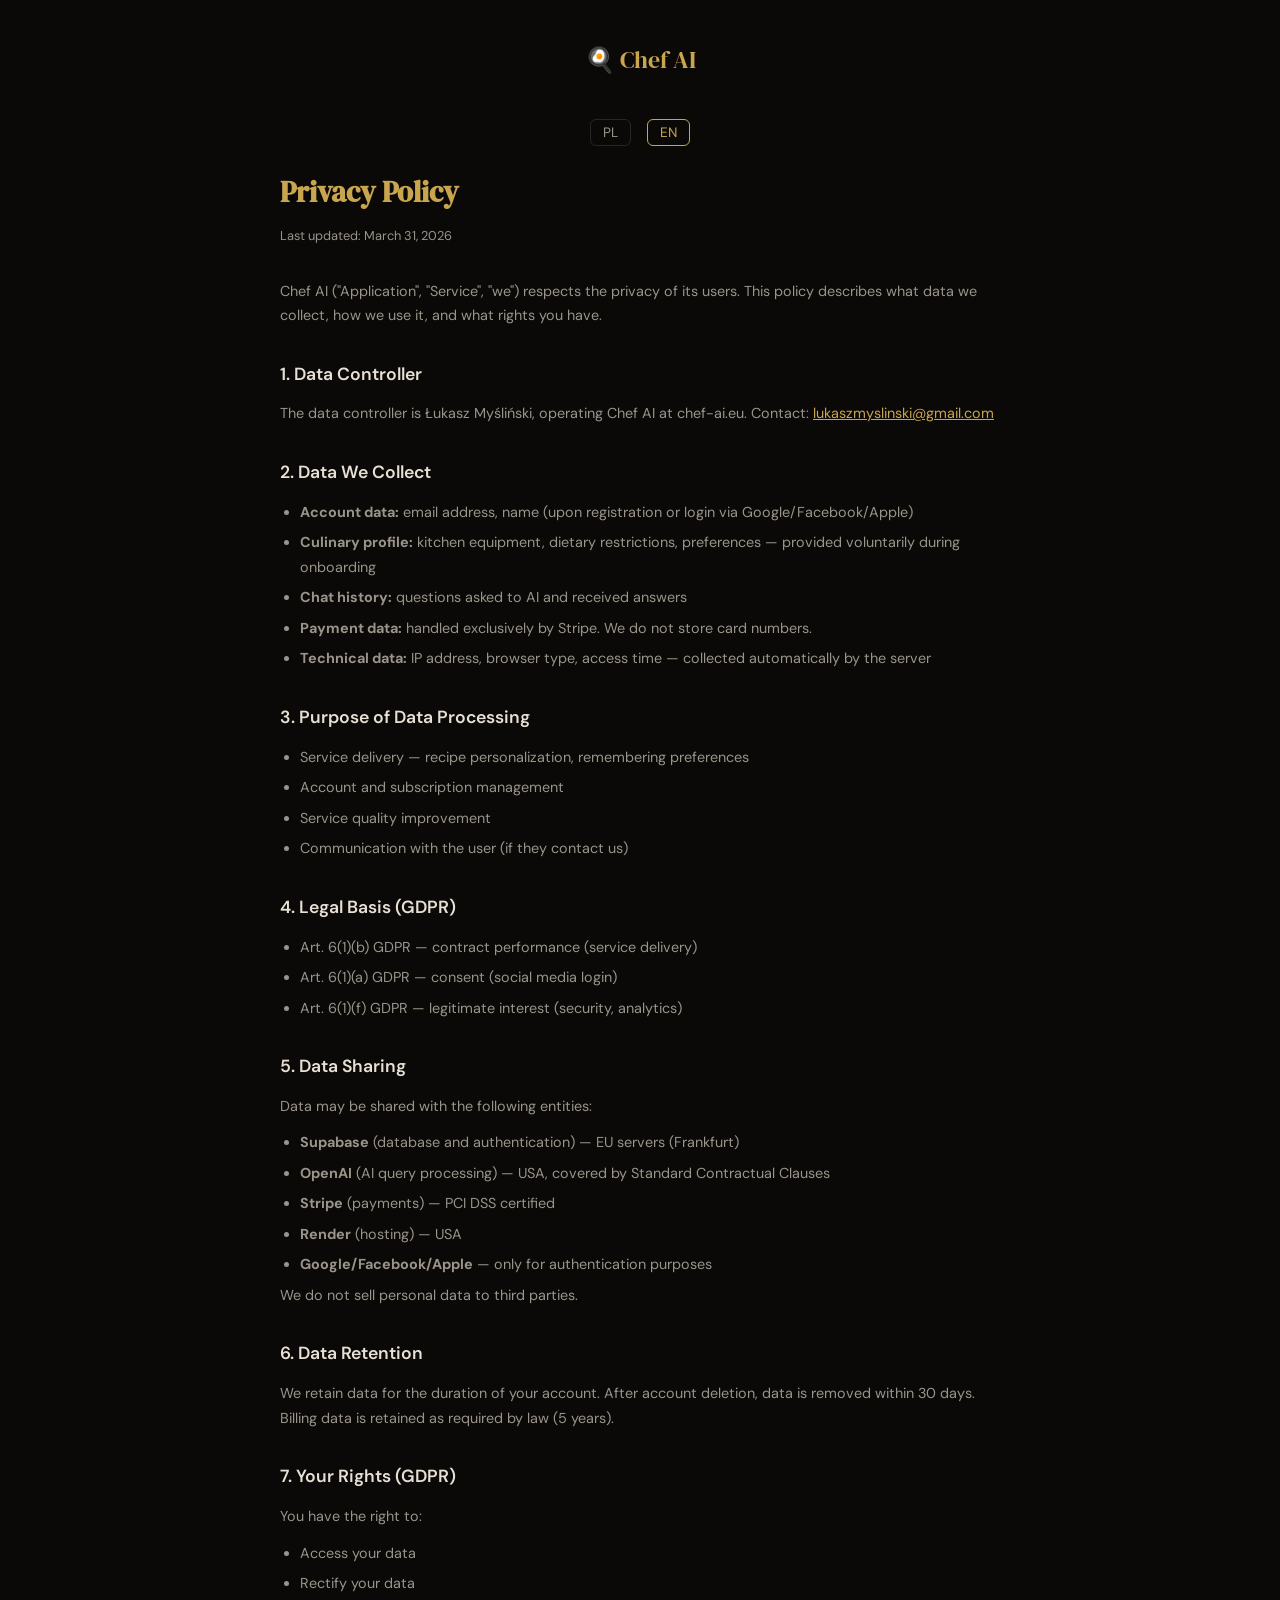
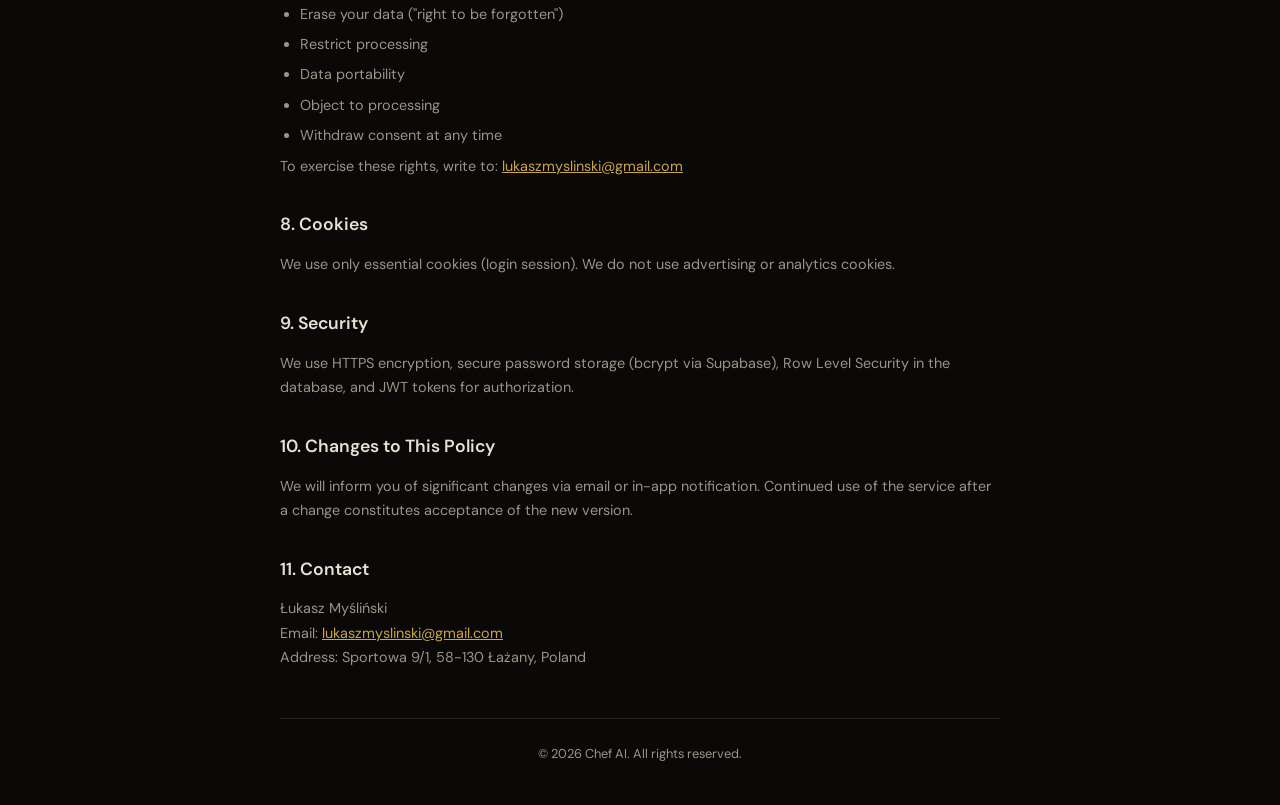
<file: privacy-en.html>
<!DOCTYPE html>
<html lang="en">
<head>
<meta charset="UTF-8">
<meta name="viewport" content="width=device-width,initial-scale=1.0">
<title>Chef AI — Privacy Policy</title>
<meta name="theme-color" content="#0f0a0d">
<link rel="preconnect" href="https://fonts.googleapis.com">
<link href="https://fonts.googleapis.com/css2?family=DM+Sans:wght@400;500;600;700&family=DM+Serif+Display&display=swap" rel="stylesheet">
<style>
:root{--bg:#0a0908;--bg-card:#13100e;--text:#e8e0d4;--text-dim:#9a9489;--gold:#c9a54e;--border:#2a2520;--sans:'DM Sans',sans-serif;--serif:'DM Serif Display',serif}
*{margin:0;padding:0;box-sizing:border-box}
body{background:var(--bg);color:var(--text);font-family:var(--sans);line-height:1.7;padding:40px 20px}
.container{max-width:720px;margin:0 auto}
.logo{text-align:center;margin-bottom:40px}
.logo a{color:var(--gold);text-decoration:none;font-family:var(--serif);font-size:1.5rem}
h1{font-family:var(--serif);font-size:1.8rem;color:var(--gold);margin-bottom:8px}
h2{font-family:var(--sans);font-size:1.1rem;color:var(--text);margin-top:32px;margin-bottom:12px;font-weight:600}
p,li{font-size:0.9rem;color:var(--text-dim);margin-bottom:12px}
ul{padding-left:20px}
li{margin-bottom:6px}
.date{font-size:0.8rem;color:var(--text-dim);margin-bottom:32px}
a{color:var(--gold)}
.lang-switch{text-align:center;margin-bottom:24px;font-size:0.85rem}
.lang-switch a{margin:0 8px;color:var(--text-dim);text-decoration:none;padding:4px 12px;border:1px solid var(--border);border-radius:6px}
.lang-switch a.active{color:var(--gold);border-color:var(--gold)}
.footer{margin-top:48px;padding-top:24px;border-top:1px solid var(--border);text-align:center;font-size:0.8rem;color:var(--text-dim)}
</style>
</head>
<body>
<div class="container">
<div class="logo"><a href="/">🍳 Chef AI</a></div>
<div class="lang-switch"><a href="/privacy">PL</a><a href="/privacy-en" class="active">EN</a></div>

<h1>Privacy Policy</h1>
<p class="date">Last updated: March 31, 2026</p>

<p>Chef AI ("Application", "Service", "we") respects the privacy of its users. This policy describes what data we collect, how we use it, and what rights you have.</p>

<h2>1. Data Controller</h2>
<p>The data controller is Łukasz Myśliński, operating Chef AI at chef-ai.eu. Contact: <a href="mailto:lukaszmyslinski@gmail.com">lukaszmyslinski@gmail.com</a></p>

<h2>2. Data We Collect</h2>
<ul>
<li><strong>Account data:</strong> email address, name (upon registration or login via Google/Facebook/Apple)</li>
<li><strong>Culinary profile:</strong> kitchen equipment, dietary restrictions, preferences — provided voluntarily during onboarding</li>
<li><strong>Chat history:</strong> questions asked to AI and received answers</li>
<li><strong>Payment data:</strong> handled exclusively by Stripe. We do not store card numbers.</li>
<li><strong>Technical data:</strong> IP address, browser type, access time — collected automatically by the server</li>
</ul>

<h2>3. Purpose of Data Processing</h2>
<ul>
<li>Service delivery — recipe personalization, remembering preferences</li>
<li>Account and subscription management</li>
<li>Service quality improvement</li>
<li>Communication with the user (if they contact us)</li>
</ul>

<h2>4. Legal Basis (GDPR)</h2>
<ul>
<li>Art. 6(1)(b) GDPR — contract performance (service delivery)</li>
<li>Art. 6(1)(a) GDPR — consent (social media login)</li>
<li>Art. 6(1)(f) GDPR — legitimate interest (security, analytics)</li>
</ul>

<h2>5. Data Sharing</h2>
<p>Data may be shared with the following entities:</p>
<ul>
<li><strong>Supabase</strong> (database and authentication) — EU servers (Frankfurt)</li>
<li><strong>OpenAI</strong> (AI query processing) — USA, covered by Standard Contractual Clauses</li>
<li><strong>Stripe</strong> (payments) — PCI DSS certified</li>
<li><strong>Render</strong> (hosting) — USA</li>
<li><strong>Google/Facebook/Apple</strong> — only for authentication purposes</li>
</ul>
<p>We do not sell personal data to third parties.</p>

<h2>6. Data Retention</h2>
<p>We retain data for the duration of your account. After account deletion, data is removed within 30 days. Billing data is retained as required by law (5 years).</p>

<h2>7. Your Rights (GDPR)</h2>
<p>You have the right to:</p>
<ul>
<li>Access your data</li>
<li>Rectify your data</li>
<li>Erase your data ("right to be forgotten")</li>
<li>Restrict processing</li>
<li>Data portability</li>
<li>Object to processing</li>
<li>Withdraw consent at any time</li>
</ul>
<p>To exercise these rights, write to: <a href="mailto:lukaszmyslinski@gmail.com">lukaszmyslinski@gmail.com</a></p>

<h2>8. Cookies</h2>
<p>We use only essential cookies (login session). We do not use advertising or analytics cookies.</p>

<h2>9. Security</h2>
<p>We use HTTPS encryption, secure password storage (bcrypt via Supabase), Row Level Security in the database, and JWT tokens for authorization.</p>

<h2>10. Changes to This Policy</h2>
<p>We will inform you of significant changes via email or in-app notification. Continued use of the service after a change constitutes acceptance of the new version.</p>

<h2>11. Contact</h2>
<p>Łukasz Myśliński<br>Email: <a href="mailto:lukaszmyslinski@gmail.com">lukaszmyslinski@gmail.com</a><br>Address: Sportowa 9/1, 58-130 Łażany, Poland</p>

<div class="footer">© 2026 Chef AI. All rights reserved.</div>
</div>
</body>
</html>
</file>
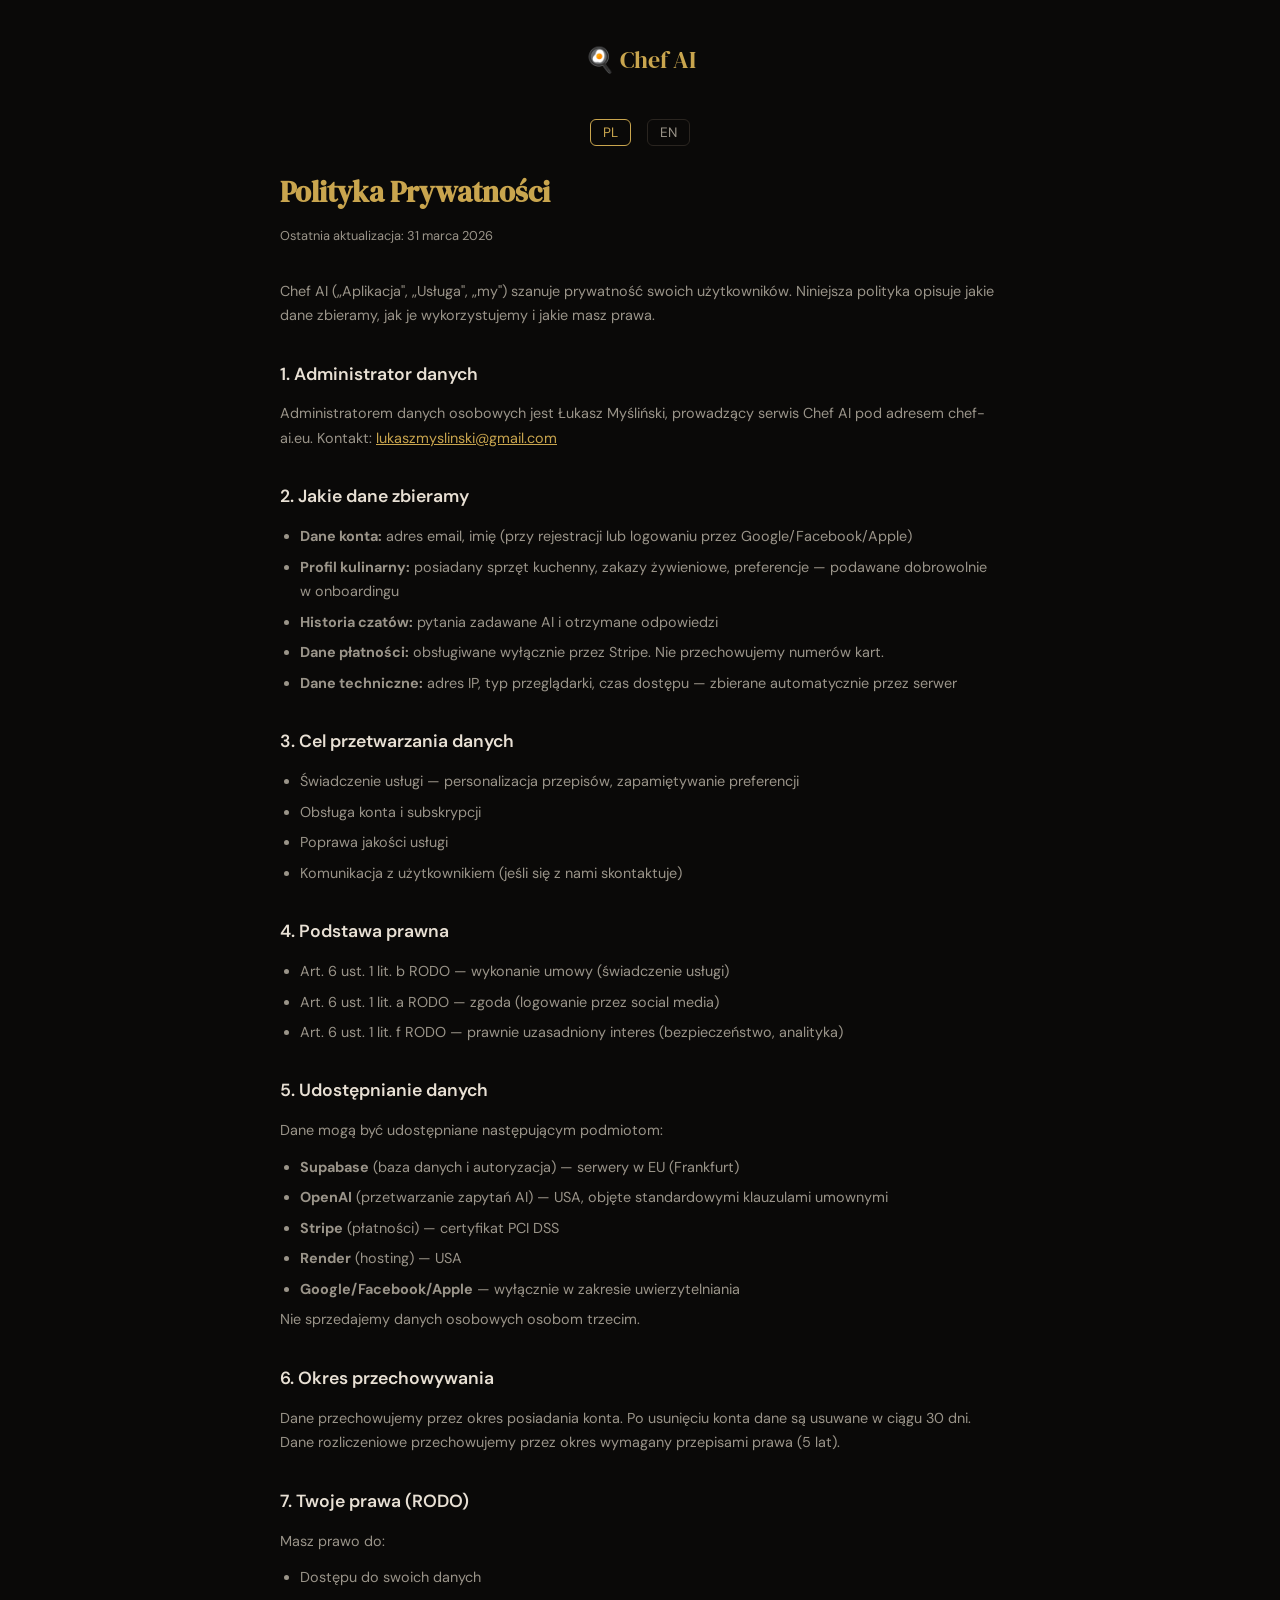
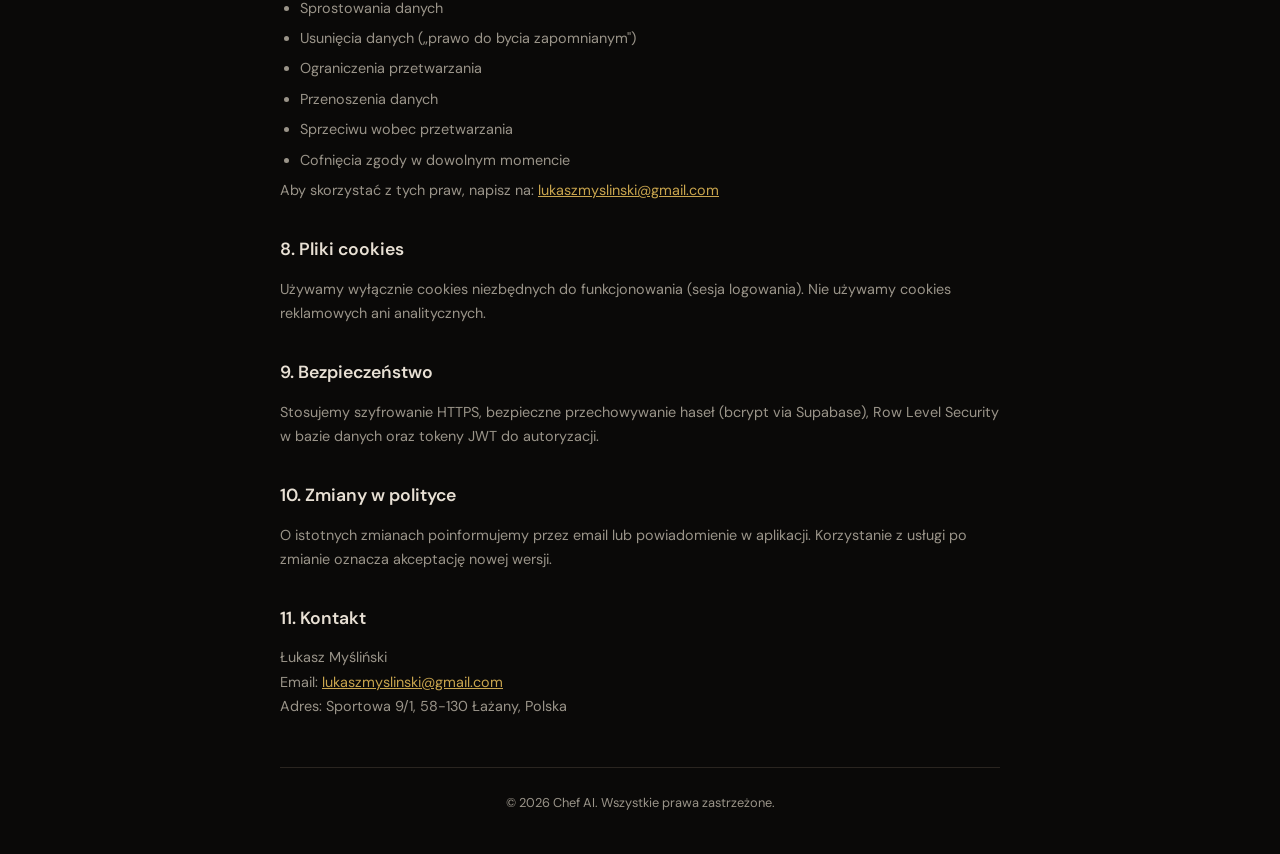
<file: privacy.html>
<!DOCTYPE html>
<html lang="pl">
<head>
<meta charset="UTF-8">
<meta name="viewport" content="width=device-width,initial-scale=1.0">
<title>Chef AI — Polityka Prywatności</title>
<meta name="theme-color" content="#0f0a0d">
<link rel="preconnect" href="https://fonts.googleapis.com">
<link href="https://fonts.googleapis.com/css2?family=DM+Sans:wght@400;500;600;700&family=DM+Serif+Display&display=swap" rel="stylesheet">
<style>
:root{--bg:#0a0908;--bg-card:#13100e;--text:#e8e0d4;--text-dim:#9a9489;--gold:#c9a54e;--border:#2a2520;--sans:'DM Sans',sans-serif;--serif:'DM Serif Display',serif}
*{margin:0;padding:0;box-sizing:border-box}
body{background:var(--bg);color:var(--text);font-family:var(--sans);line-height:1.7;padding:40px 20px}
.container{max-width:720px;margin:0 auto}
.logo{text-align:center;margin-bottom:40px}
.logo a{color:var(--gold);text-decoration:none;font-family:var(--serif);font-size:1.5rem}
h1{font-family:var(--serif);font-size:1.8rem;color:var(--gold);margin-bottom:8px}
h2{font-family:var(--sans);font-size:1.1rem;color:var(--text);margin-top:32px;margin-bottom:12px;font-weight:600}
p,li{font-size:0.9rem;color:var(--text-dim);margin-bottom:12px}
ul{padding-left:20px}
li{margin-bottom:6px}
.date{font-size:0.8rem;color:var(--text-dim);margin-bottom:32px}
a{color:var(--gold)}
.lang-switch{text-align:center;margin-bottom:24px;font-size:0.85rem}
.lang-switch a{margin:0 8px;color:var(--text-dim);text-decoration:none;padding:4px 12px;border:1px solid var(--border);border-radius:6px}
.lang-switch a.active{color:var(--gold);border-color:var(--gold)}
.footer{margin-top:48px;padding-top:24px;border-top:1px solid var(--border);text-align:center;font-size:0.8rem;color:var(--text-dim)}
</style>
</head>
<body>
<div class="container">
<div class="logo"><a href="/">🍳 Chef AI</a></div>
<div class="lang-switch"><a href="/privacy" class="active">PL</a><a href="/privacy-en">EN</a></div>

<h1>Polityka Prywatności</h1>
<p class="date">Ostatnia aktualizacja: 31 marca 2026</p>

<p>Chef AI („Aplikacja", „Usługa", „my") szanuje prywatność swoich użytkowników. Niniejsza polityka opisuje jakie dane zbieramy, jak je wykorzystujemy i jakie masz prawa.</p>

<h2>1. Administrator danych</h2>
<p>Administratorem danych osobowych jest Łukasz Myśliński, prowadzący serwis Chef AI pod adresem chef-ai.eu. Kontakt: <a href="mailto:lukaszmyslinski@gmail.com">lukaszmyslinski@gmail.com</a></p>

<h2>2. Jakie dane zbieramy</h2>
<ul>
<li><strong>Dane konta:</strong> adres email, imię (przy rejestracji lub logowaniu przez Google/Facebook/Apple)</li>
<li><strong>Profil kulinarny:</strong> posiadany sprzęt kuchenny, zakazy żywieniowe, preferencje — podawane dobrowolnie w onboardingu</li>
<li><strong>Historia czatów:</strong> pytania zadawane AI i otrzymane odpowiedzi</li>
<li><strong>Dane płatności:</strong> obsługiwane wyłącznie przez Stripe. Nie przechowujemy numerów kart.</li>
<li><strong>Dane techniczne:</strong> adres IP, typ przeglądarki, czas dostępu — zbierane automatycznie przez serwer</li>
</ul>

<h2>3. Cel przetwarzania danych</h2>
<ul>
<li>Świadczenie usługi — personalizacja przepisów, zapamiętywanie preferencji</li>
<li>Obsługa konta i subskrypcji</li>
<li>Poprawa jakości usługi</li>
<li>Komunikacja z użytkownikiem (jeśli się z nami skontaktuje)</li>
</ul>

<h2>4. Podstawa prawna</h2>
<ul>
<li>Art. 6 ust. 1 lit. b RODO — wykonanie umowy (świadczenie usługi)</li>
<li>Art. 6 ust. 1 lit. a RODO — zgoda (logowanie przez social media)</li>
<li>Art. 6 ust. 1 lit. f RODO — prawnie uzasadniony interes (bezpieczeństwo, analityka)</li>
</ul>

<h2>5. Udostępnianie danych</h2>
<p>Dane mogą być udostępniane następującym podmiotom:</p>
<ul>
<li><strong>Supabase</strong> (baza danych i autoryzacja) — serwery w EU (Frankfurt)</li>
<li><strong>OpenAI</strong> (przetwarzanie zapytań AI) — USA, objęte standardowymi klauzulami umownymi</li>
<li><strong>Stripe</strong> (płatności) — certyfikat PCI DSS</li>
<li><strong>Render</strong> (hosting) — USA</li>
<li><strong>Google/Facebook/Apple</strong> — wyłącznie w zakresie uwierzytelniania</li>
</ul>
<p>Nie sprzedajemy danych osobowych osobom trzecim.</p>

<h2>6. Okres przechowywania</h2>
<p>Dane przechowujemy przez okres posiadania konta. Po usunięciu konta dane są usuwane w ciągu 30 dni. Dane rozliczeniowe przechowujemy przez okres wymagany przepisami prawa (5 lat).</p>

<h2>7. Twoje prawa (RODO)</h2>
<p>Masz prawo do:</p>
<ul>
<li>Dostępu do swoich danych</li>
<li>Sprostowania danych</li>
<li>Usunięcia danych („prawo do bycia zapomnianym")</li>
<li>Ograniczenia przetwarzania</li>
<li>Przenoszenia danych</li>
<li>Sprzeciwu wobec przetwarzania</li>
<li>Cofnięcia zgody w dowolnym momencie</li>
</ul>
<p>Aby skorzystać z tych praw, napisz na: <a href="mailto:lukaszmyslinski@gmail.com">lukaszmyslinski@gmail.com</a></p>

<h2>8. Pliki cookies</h2>
<p>Używamy wyłącznie cookies niezbędnych do funkcjonowania (sesja logowania). Nie używamy cookies reklamowych ani analitycznych.</p>

<h2>9. Bezpieczeństwo</h2>
<p>Stosujemy szyfrowanie HTTPS, bezpieczne przechowywanie haseł (bcrypt via Supabase), Row Level Security w bazie danych oraz tokeny JWT do autoryzacji.</p>

<h2>10. Zmiany w polityce</h2>
<p>O istotnych zmianach poinformujemy przez email lub powiadomienie w aplikacji. Korzystanie z usługi po zmianie oznacza akceptację nowej wersji.</p>

<h2>11. Kontakt</h2>
<p>Łukasz Myśliński<br>Email: <a href="mailto:lukaszmyslinski@gmail.com">lukaszmyslinski@gmail.com</a><br>Adres: Sportowa 9/1, 58-130 Łażany, Polska</p>

<div class="footer">© 2026 Chef AI. Wszystkie prawa zastrzeżone.</div>
</div>
</body>
</html>
</file>
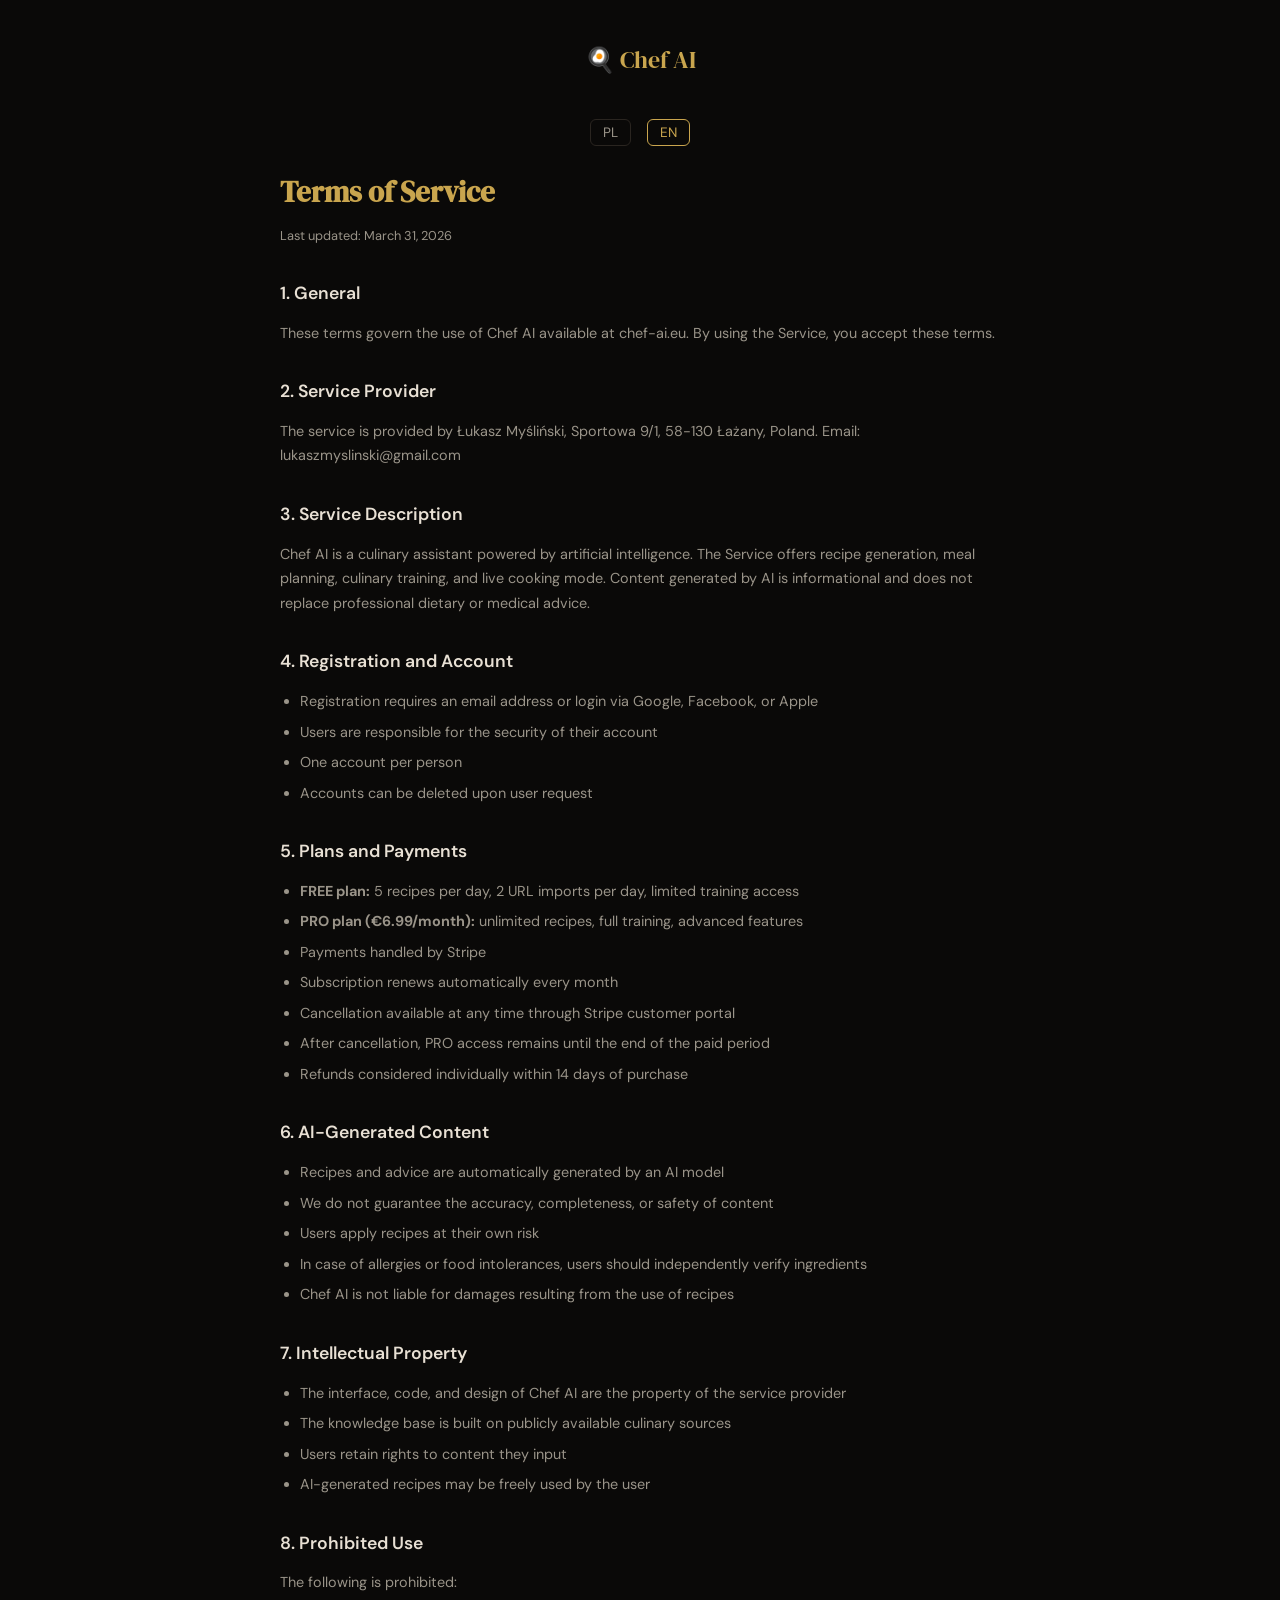
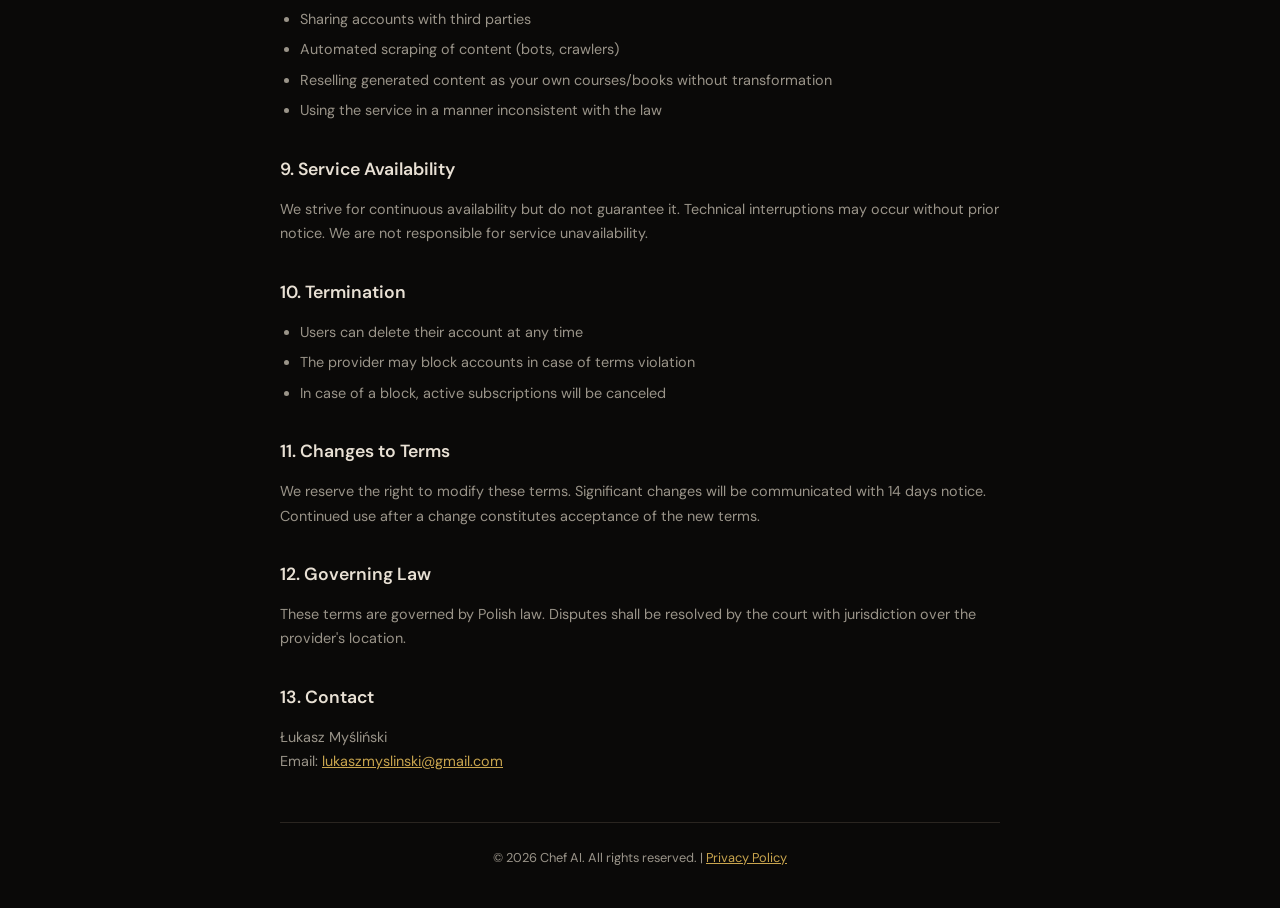
<file: terms-en.html>
<!DOCTYPE html>
<html lang="en">
<head>
<meta charset="UTF-8">
<meta name="viewport" content="width=device-width,initial-scale=1.0">
<title>Chef AI — Terms of Service</title>
<meta name="theme-color" content="#0f0a0d">
<link rel="preconnect" href="https://fonts.googleapis.com">
<link href="https://fonts.googleapis.com/css2?family=DM+Sans:wght@400;500;600;700&family=DM+Serif+Display&display=swap" rel="stylesheet">
<style>
:root{--bg:#0a0908;--bg-card:#13100e;--text:#e8e0d4;--text-dim:#9a9489;--gold:#c9a54e;--border:#2a2520;--sans:'DM Sans',sans-serif;--serif:'DM Serif Display',serif}
*{margin:0;padding:0;box-sizing:border-box}
body{background:var(--bg);color:var(--text);font-family:var(--sans);line-height:1.7;padding:40px 20px}
.container{max-width:720px;margin:0 auto}
.logo{text-align:center;margin-bottom:40px}
.logo a{color:var(--gold);text-decoration:none;font-family:var(--serif);font-size:1.5rem}
h1{font-family:var(--serif);font-size:1.8rem;color:var(--gold);margin-bottom:8px}
h2{font-family:var(--sans);font-size:1.1rem;color:var(--text);margin-top:32px;margin-bottom:12px;font-weight:600}
p,li{font-size:0.9rem;color:var(--text-dim);margin-bottom:12px}
ul,ol{padding-left:20px}
li{margin-bottom:6px}
.date{font-size:0.8rem;color:var(--text-dim);margin-bottom:32px}
a{color:var(--gold)}
.lang-switch{text-align:center;margin-bottom:24px;font-size:0.85rem}
.lang-switch a{margin:0 8px;color:var(--text-dim);text-decoration:none;padding:4px 12px;border:1px solid var(--border);border-radius:6px}
.lang-switch a.active{color:var(--gold);border-color:var(--gold)}
.footer{margin-top:48px;padding-top:24px;border-top:1px solid var(--border);text-align:center;font-size:0.8rem;color:var(--text-dim)}
</style>
</head>
<body>
<div class="container">
<div class="logo"><a href="/">🍳 Chef AI</a></div>
<div class="lang-switch"><a href="/terms">PL</a><a href="/terms-en" class="active">EN</a></div>

<h1>Terms of Service</h1>
<p class="date">Last updated: March 31, 2026</p>

<h2>1. General</h2>
<p>These terms govern the use of Chef AI available at chef-ai.eu. By using the Service, you accept these terms.</p>

<h2>2. Service Provider</h2>
<p>The service is provided by Łukasz Myśliński, Sportowa 9/1, 58-130 Łażany, Poland. Email: lukaszmyslinski@gmail.com</p>

<h2>3. Service Description</h2>
<p>Chef AI is a culinary assistant powered by artificial intelligence. The Service offers recipe generation, meal planning, culinary training, and live cooking mode. Content generated by AI is informational and does not replace professional dietary or medical advice.</p>

<h2>4. Registration and Account</h2>
<ul>
<li>Registration requires an email address or login via Google, Facebook, or Apple</li>
<li>Users are responsible for the security of their account</li>
<li>One account per person</li>
<li>Accounts can be deleted upon user request</li>
</ul>

<h2>5. Plans and Payments</h2>
<ul>
<li><strong>FREE plan:</strong> 5 recipes per day, 2 URL imports per day, limited training access</li>
<li><strong>PRO plan (€6.99/month):</strong> unlimited recipes, full training, advanced features</li>
<li>Payments handled by Stripe</li>
<li>Subscription renews automatically every month</li>
<li>Cancellation available at any time through Stripe customer portal</li>
<li>After cancellation, PRO access remains until the end of the paid period</li>
<li>Refunds considered individually within 14 days of purchase</li>
</ul>

<h2>6. AI-Generated Content</h2>
<ul>
<li>Recipes and advice are automatically generated by an AI model</li>
<li>We do not guarantee the accuracy, completeness, or safety of content</li>
<li>Users apply recipes at their own risk</li>
<li>In case of allergies or food intolerances, users should independently verify ingredients</li>
<li>Chef AI is not liable for damages resulting from the use of recipes</li>
</ul>

<h2>7. Intellectual Property</h2>
<ul>
<li>The interface, code, and design of Chef AI are the property of the service provider</li>
<li>The knowledge base is built on publicly available culinary sources</li>
<li>Users retain rights to content they input</li>
<li>AI-generated recipes may be freely used by the user</li>
</ul>

<h2>8. Prohibited Use</h2>
<p>The following is prohibited:</p>
<ul>
<li>Sharing accounts with third parties</li>
<li>Automated scraping of content (bots, crawlers)</li>
<li>Reselling generated content as your own courses/books without transformation</li>
<li>Using the service in a manner inconsistent with the law</li>
</ul>

<h2>9. Service Availability</h2>
<p>We strive for continuous availability but do not guarantee it. Technical interruptions may occur without prior notice. We are not responsible for service unavailability.</p>

<h2>10. Termination</h2>
<ul>
<li>Users can delete their account at any time</li>
<li>The provider may block accounts in case of terms violation</li>
<li>In case of a block, active subscriptions will be canceled</li>
</ul>

<h2>11. Changes to Terms</h2>
<p>We reserve the right to modify these terms. Significant changes will be communicated with 14 days notice. Continued use after a change constitutes acceptance of the new terms.</p>

<h2>12. Governing Law</h2>
<p>These terms are governed by Polish law. Disputes shall be resolved by the court with jurisdiction over the provider's location.</p>

<h2>13. Contact</h2>
<p>Łukasz Myśliński<br>Email: <a href="mailto:lukaszmyslinski@gmail.com">lukaszmyslinski@gmail.com</a></p>

<div class="footer">© 2026 Chef AI. All rights reserved. | <a href="/privacy-en">Privacy Policy</a></div>
</div>
</body>
</html>
</file>
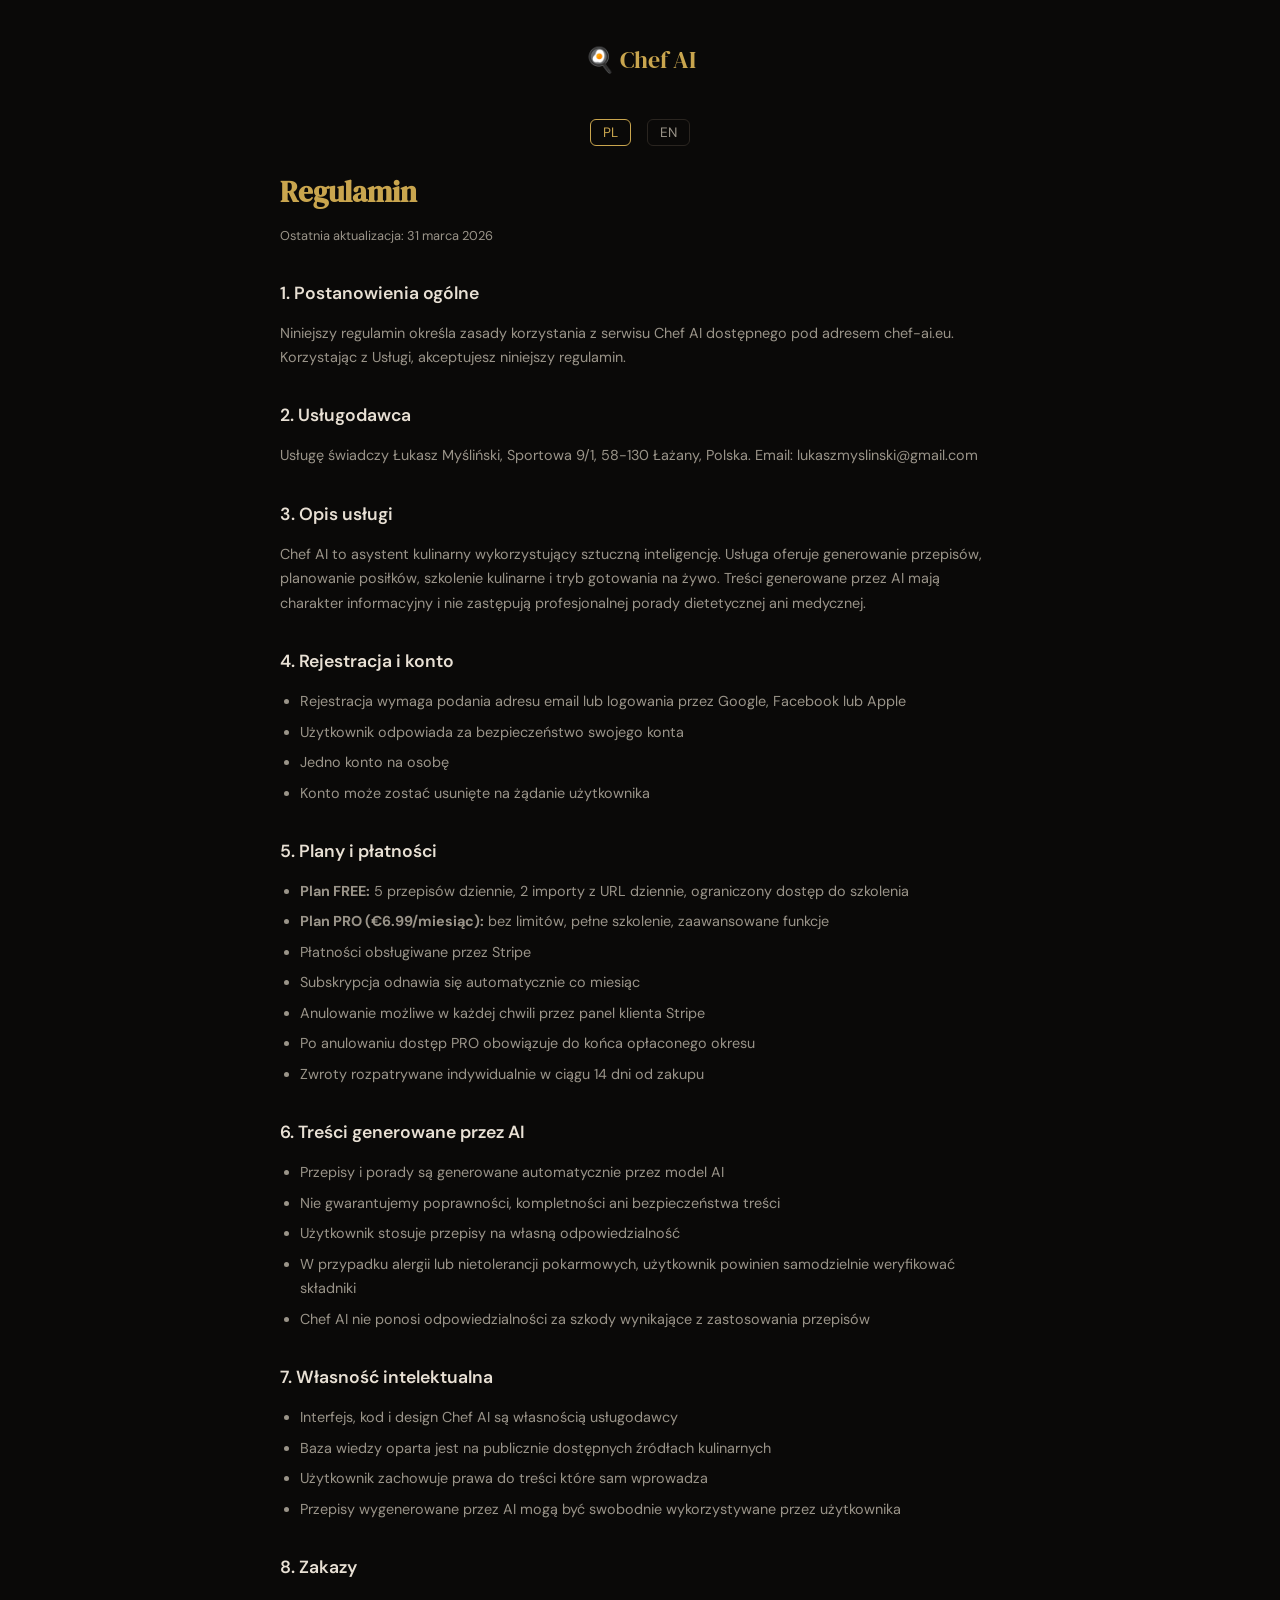
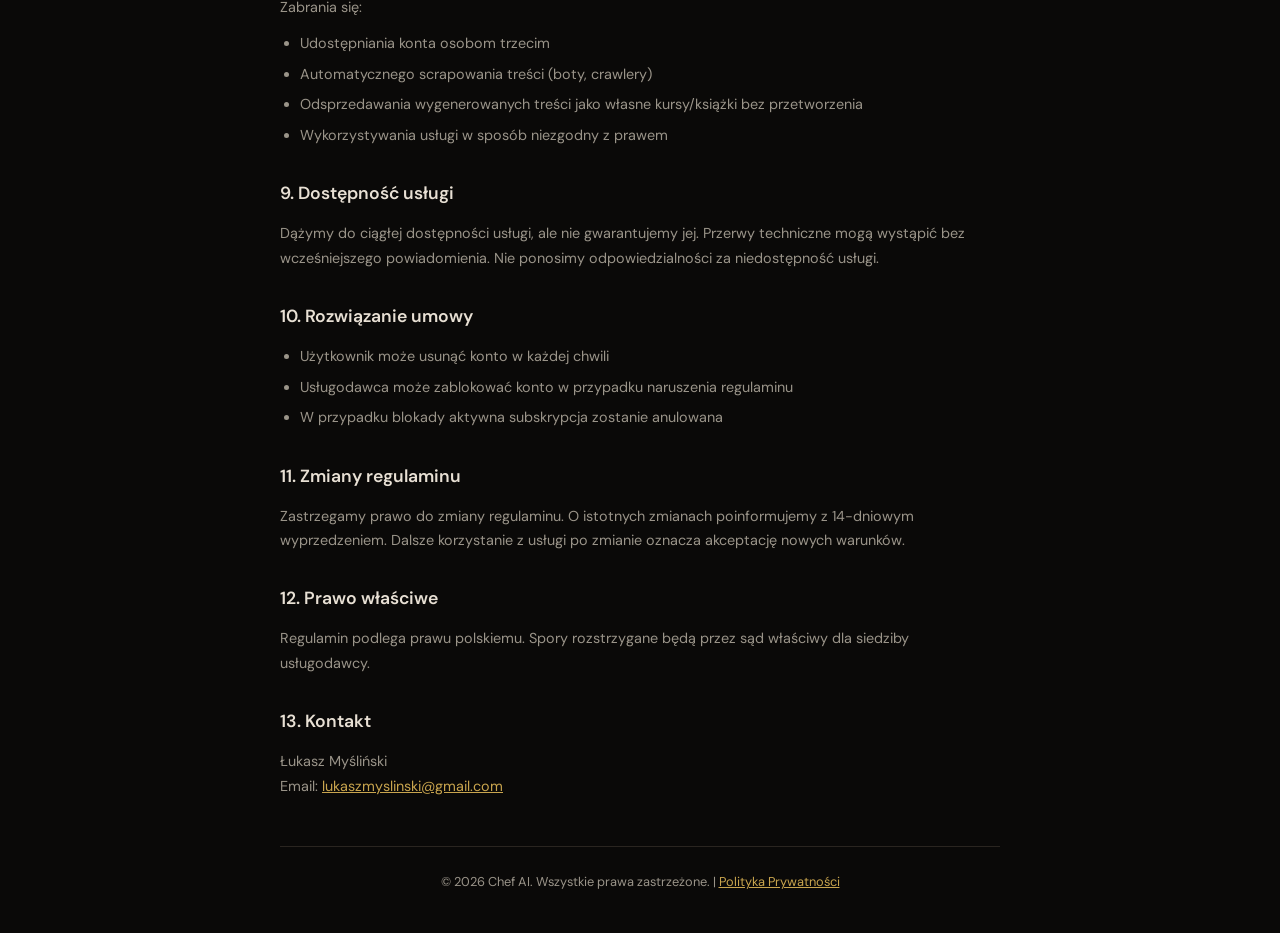
<file: terms.html>
<!DOCTYPE html>
<html lang="pl">
<head>
<meta charset="UTF-8">
<meta name="viewport" content="width=device-width,initial-scale=1.0">
<title>Chef AI — Regulamin</title>
<meta name="theme-color" content="#0f0a0d">
<link rel="preconnect" href="https://fonts.googleapis.com">
<link href="https://fonts.googleapis.com/css2?family=DM+Sans:wght@400;500;600;700&family=DM+Serif+Display&display=swap" rel="stylesheet">
<style>
:root{--bg:#0a0908;--bg-card:#13100e;--text:#e8e0d4;--text-dim:#9a9489;--gold:#c9a54e;--border:#2a2520;--sans:'DM Sans',sans-serif;--serif:'DM Serif Display',serif}
*{margin:0;padding:0;box-sizing:border-box}
body{background:var(--bg);color:var(--text);font-family:var(--sans);line-height:1.7;padding:40px 20px}
.container{max-width:720px;margin:0 auto}
.logo{text-align:center;margin-bottom:40px}
.logo a{color:var(--gold);text-decoration:none;font-family:var(--serif);font-size:1.5rem}
h1{font-family:var(--serif);font-size:1.8rem;color:var(--gold);margin-bottom:8px}
h2{font-family:var(--sans);font-size:1.1rem;color:var(--text);margin-top:32px;margin-bottom:12px;font-weight:600}
p,li{font-size:0.9rem;color:var(--text-dim);margin-bottom:12px}
ul,ol{padding-left:20px}
li{margin-bottom:6px}
.date{font-size:0.8rem;color:var(--text-dim);margin-bottom:32px}
a{color:var(--gold)}
.lang-switch{text-align:center;margin-bottom:24px;font-size:0.85rem}
.lang-switch a{margin:0 8px;color:var(--text-dim);text-decoration:none;padding:4px 12px;border:1px solid var(--border);border-radius:6px}
.lang-switch a.active{color:var(--gold);border-color:var(--gold)}
.footer{margin-top:48px;padding-top:24px;border-top:1px solid var(--border);text-align:center;font-size:0.8rem;color:var(--text-dim)}
</style>
</head>
<body>
<div class="container">
<div class="logo"><a href="/">🍳 Chef AI</a></div>
<div class="lang-switch"><a href="/terms" class="active">PL</a><a href="/terms-en">EN</a></div>

<h1>Regulamin</h1>
<p class="date">Ostatnia aktualizacja: 31 marca 2026</p>

<h2>1. Postanowienia ogólne</h2>
<p>Niniejszy regulamin określa zasady korzystania z serwisu Chef AI dostępnego pod adresem chef-ai.eu. Korzystając z Usługi, akceptujesz niniejszy regulamin.</p>

<h2>2. Usługodawca</h2>
<p>Usługę świadczy Łukasz Myśliński, Sportowa 9/1, 58-130 Łażany, Polska. Email: lukaszmyslinski@gmail.com</p>

<h2>3. Opis usługi</h2>
<p>Chef AI to asystent kulinarny wykorzystujący sztuczną inteligencję. Usługa oferuje generowanie przepisów, planowanie posiłków, szkolenie kulinarne i tryb gotowania na żywo. Treści generowane przez AI mają charakter informacyjny i nie zastępują profesjonalnej porady dietetycznej ani medycznej.</p>

<h2>4. Rejestracja i konto</h2>
<ul>
<li>Rejestracja wymaga podania adresu email lub logowania przez Google, Facebook lub Apple</li>
<li>Użytkownik odpowiada za bezpieczeństwo swojego konta</li>
<li>Jedno konto na osobę</li>
<li>Konto może zostać usunięte na żądanie użytkownika</li>
</ul>

<h2>5. Plany i płatności</h2>
<ul>
<li><strong>Plan FREE:</strong> 5 przepisów dziennie, 2 importy z URL dziennie, ograniczony dostęp do szkolenia</li>
<li><strong>Plan PRO (€6.99/miesiąc):</strong> bez limitów, pełne szkolenie, zaawansowane funkcje</li>
<li>Płatności obsługiwane przez Stripe</li>
<li>Subskrypcja odnawia się automatycznie co miesiąc</li>
<li>Anulowanie możliwe w każdej chwili przez panel klienta Stripe</li>
<li>Po anulowaniu dostęp PRO obowiązuje do końca opłaconego okresu</li>
<li>Zwroty rozpatrywane indywidualnie w ciągu 14 dni od zakupu</li>
</ul>

<h2>6. Treści generowane przez AI</h2>
<ul>
<li>Przepisy i porady są generowane automatycznie przez model AI</li>
<li>Nie gwarantujemy poprawności, kompletności ani bezpieczeństwa treści</li>
<li>Użytkownik stosuje przepisy na własną odpowiedzialność</li>
<li>W przypadku alergii lub nietolerancji pokarmowych, użytkownik powinien samodzielnie weryfikować składniki</li>
<li>Chef AI nie ponosi odpowiedzialności za szkody wynikające z zastosowania przepisów</li>
</ul>

<h2>7. Własność intelektualna</h2>
<ul>
<li>Interfejs, kod i design Chef AI są własnością usługodawcy</li>
<li>Baza wiedzy oparta jest na publicznie dostępnych źródłach kulinarnych</li>
<li>Użytkownik zachowuje prawa do treści które sam wprowadza</li>
<li>Przepisy wygenerowane przez AI mogą być swobodnie wykorzystywane przez użytkownika</li>
</ul>

<h2>8. Zakazy</h2>
<p>Zabrania się:</p>
<ul>
<li>Udostępniania konta osobom trzecim</li>
<li>Automatycznego scrapowania treści (boty, crawlery)</li>
<li>Odsprzedawania wygenerowanych treści jako własne kursy/książki bez przetworzenia</li>
<li>Wykorzystywania usługi w sposób niezgodny z prawem</li>
</ul>

<h2>9. Dostępność usługi</h2>
<p>Dążymy do ciągłej dostępności usługi, ale nie gwarantujemy jej. Przerwy techniczne mogą wystąpić bez wcześniejszego powiadomienia. Nie ponosimy odpowiedzialności za niedostępność usługi.</p>

<h2>10. Rozwiązanie umowy</h2>
<ul>
<li>Użytkownik może usunąć konto w każdej chwili</li>
<li>Usługodawca może zablokować konto w przypadku naruszenia regulaminu</li>
<li>W przypadku blokady aktywna subskrypcja zostanie anulowana</li>
</ul>

<h2>11. Zmiany regulaminu</h2>
<p>Zastrzegamy prawo do zmiany regulaminu. O istotnych zmianach poinformujemy z 14-dniowym wyprzedzeniem. Dalsze korzystanie z usługi po zmianie oznacza akceptację nowych warunków.</p>

<h2>12. Prawo właściwe</h2>
<p>Regulamin podlega prawu polskiemu. Spory rozstrzygane będą przez sąd właściwy dla siedziby usługodawcy.</p>

<h2>13. Kontakt</h2>
<p>Łukasz Myśliński<br>Email: <a href="mailto:lukaszmyslinski@gmail.com">lukaszmyslinski@gmail.com</a></p>

<div class="footer">© 2026 Chef AI. Wszystkie prawa zastrzeżone. | <a href="/privacy">Polityka Prywatności</a></div>
</div>
</body>
</html>
</file>
